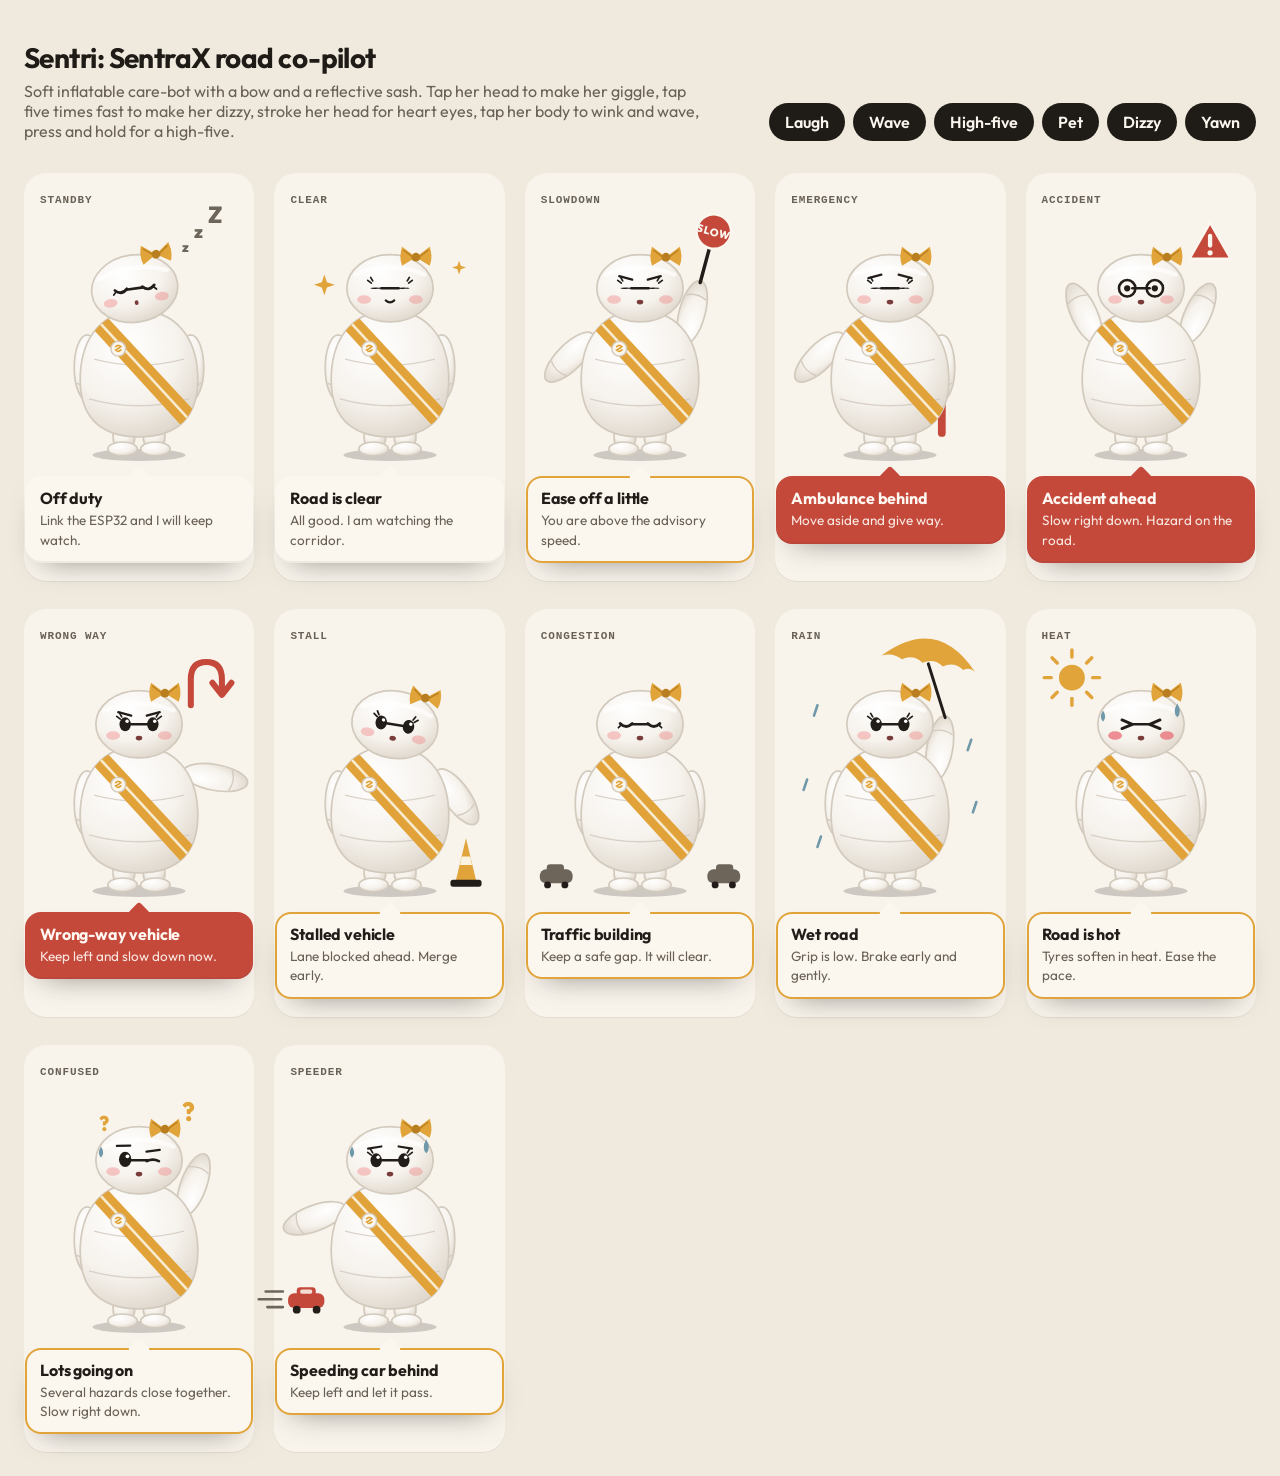
<file: software/frontend/static/sentri-sketch.html>
<!DOCTYPE html>
<html lang="en">
<head>
<meta charset="UTF-8">
<meta name="viewport" content="width=device-width, initial-scale=1.0">
<title>Sentri Mood Sheet</title>
<link rel="stylesheet" href="https://fonts.googleapis.com/css2?family=Outfit:wght@400..800&display=swap">
<link rel="stylesheet" href="css/sentri.css">
<style>
    body { margin: 0; background: #EFE9DE; color: #1F1B16; font-family: Outfit, system-ui, sans-serif; }
    header { padding: 40px 24px 8px; max-width: 1280px; margin: 0 auto; display: flex; justify-content: space-between; align-items: end; gap: 16px; flex-wrap: wrap; }
    h1 { margin: 0; font-size: 28px; letter-spacing: -0.02em; }
    header p { margin: 6px 0 0; color: #6A6156; max-width: 62ch; }
    .acts { display: flex; gap: 8px; flex-wrap: wrap; }
    button { font: inherit; border: 0; border-radius: 999px; padding: 9px 16px; background: #1F1B16; color: #FBF7EF; font-weight: 600; cursor: pointer; }
    button:active { transform: scale(0.98); }
    .grid { max-width: 1280px; margin: 0 auto; padding: 24px; display: grid; grid-template-columns: repeat(auto-fill, minmax(220px, 1fr)); gap: 28px 20px; }
    .cell { background: #F8F4EC; border-radius: 22px; padding: 22px 16px 18px; box-shadow: 0 1px 0 rgba(31, 27, 22, 0.06); }
    .cell .tag { font: 600 11px/1 ui-monospace, monospace; letter-spacing: 0.08em; text-transform: uppercase; color: #6A6156; margin-bottom: 8px; }
</style>
</head>
<body>
<header>
    <div>
        <h1>Sentri: SentraX road co-pilot</h1>
        <p>Soft inflatable care-bot with a bow and a reflective sash. Tap her head to make her giggle, tap five times fast to make her dizzy, stroke her head for heart eyes, tap her body to wink and wave, press and hold for a high-five.</p>
    </div>
    <div class="acts">
        <button type="button" data-act="laugh">Laugh</button>
        <button type="button" data-act="wave">Wave</button>
        <button type="button" data-act="highfive">High-five</button>
        <button type="button" data-act="pet">Pet</button>
        <button type="button" data-act="dizzy">Dizzy</button>
        <button type="button" data-act="yawn">Yawn</button>
    </div>
</header>
<div class="grid" id="grid"></div>
<script src="js/sentri.js"></script>
<script>
    const grid = document.getElementById('grid');
    const bots = Sentri.moods.map(m => {
        const cell = document.createElement('div');
        cell.className = 'cell';
        cell.innerHTML = `<div class="tag">${m.replace('_', ' ')}</div><div></div>`;
        grid.appendChild(cell);
        return Sentri.mount(cell.lastChild, { mood: m, size: 'md' });
    });
    document.querySelectorAll('[data-act]').forEach(b =>
        b.addEventListener('click', () => bots.forEach(bot => bot.act(b.dataset.act, 2000))));
</script>
</body>
</html>
</file>
<file: software/frontend/static/css/sentri.css>
/* ==========================================================================
   Sentri: poses, faces, props and reactions.
   Colours are CSS variables so each host (dashboard, mobile app) can grade
   the character to its own palette. Pivots use view-box coordinates so props
   held in a hand never shift the joint.
   ========================================================================== */

.sentri {
    --sx-accent: #E1A43A;
    --sx-accent-dark: #B97E1F;
    --sx-crit: #C4493B;
    --sx-rain: #6F98A8;
    --sx-paper: #FBF7EF;
    --sx-ink: #221D19;
    --sx-ink-soft: #6E655A;
    --sx-shell: #F6F2EC;
    --sx-shell-shade: #DED6CB;
    --sx-seam: #D3CABE;
    --sx-reflect: #FBF3E2;
    --sx-blush: rgba(240, 140, 140, 0.45);
    --sx-blush-strong: rgba(232, 108, 116, 0.75);
    --sx-heart: #E5616E;
    --sx-mouth: #7A3B3B;

    --sx-bubble-bg: var(--sx-paper);
    --sx-bubble-ink: var(--sx-ink);
    --sx-bubble-muted: #6A6156;

    position: relative;
    display: flex;
    flex-direction: column;
    align-items: center;
    gap: 12px;
    -webkit-user-select: none;
    user-select: none;
}

.sentri-stage {
    width: 100%;
    max-width: 240px;
    cursor: pointer;
    touch-action: manipulation;
    -webkit-tap-highlight-color: transparent;
}
.sentri[data-size="sm"] .sentri-stage { max-width: 96px; }
.sentri[data-size="md"] .sentri-stage { max-width: 190px; }
.sentri[data-size="lg"] .sentri-stage { max-width: 280px; }

.sentri-svg { display: block; width: 100%; height: auto; overflow: visible; }

/* Speech bubble ----------------------------------------------------------- */
.sentri-bubble {
    position: relative;
    width: 100%;
    max-width: 260px;
    padding: 12px 15px 13px;
    border-radius: 16px;
    background: var(--sx-bubble-bg);
    color: var(--sx-bubble-ink);
    box-shadow: 0 14px 30px -18px rgba(34, 29, 25, 0.55), inset 0 -2px 0 rgba(34, 29, 25, 0.06);
}
.sentri-bubble::before {
    content: "";
    position: absolute;
    top: -7px;
    left: 50%;
    width: 16px;
    height: 16px;
    background: inherit;
    border-radius: 3px;
    transform: translateX(-50%) rotate(45deg);
}
.sentri-bubble-title { position: relative; font-weight: 700; font-size: 16px; letter-spacing: -0.01em; }
.sentri-bubble-line { position: relative; margin-top: 3px; font-size: 13.5px; line-height: 1.42; color: var(--sx-bubble-muted); }
.sentri[data-tone="crit"] .sentri-bubble { --sx-bubble-bg: var(--sx-crit); --sx-bubble-ink: #FFF8F2; --sx-bubble-muted: rgba(255, 248, 242, 0.9); }
.sentri[data-tone="warn"] .sentri-bubble { box-shadow: inset 0 0 0 2px var(--sx-accent), 0 14px 30px -18px rgba(34, 29, 25, 0.55); }
.sentri.sentri-pop .sentri-bubble { animation: sx-bubble-pop 480ms cubic-bezier(0.34, 1.56, 0.64, 1); }

/* Pivots (view-box units) ------------------------------------------------- */
.sentri .sx-rig      { transform-box: view-box; transform-origin: 110px 279px; }
.sentri .sx-shadow   { transform-box: view-box; transform-origin: 110px 279px; }
.sentri .head-look   { transform-box: view-box; transform-origin: 110px 122px; }
.sentri .head        { transform-box: view-box; transform-origin: 110px 122px; }
.sentri .arm-l       { transform-box: view-box; transform-origin: 54px 146px; }
.sentri .arm-r       { transform-box: view-box; transform-origin: 166px 146px; }
.sentri .leg-l       { transform-box: view-box; transform-origin: 92px 238px; }
.sentri .leg-r       { transform-box: view-box; transform-origin: 128px 238px; }
.sentri .bow         { transform-box: view-box; transform-origin: 140px 50px; }
.sentri .prop-cone   { transform-box: view-box; transform-origin: 198px 274px; }
.sentri .speeder-car { transform-box: view-box; transform-origin: 14px 250px; }
.sentri .q           { transform-box: fill-box; transform-origin: 50% 100%; }
.sentri .blinker, .sentri .m, .sentri .brow, .sentri .spiral, .sentri .spark, .sentri .heart,
.sentri .sun-rays, .sentri .prop-alert, .sentri .prop-uturn, .sentri .wand-glow, .sentri .cheek {
    transform-box: fill-box; transform-origin: 50% 50%;
}

/* Smooth joints between poses */
.sentri .arm, .sentri .head, .sentri .brow, .sentri .bow {
    transition: transform 380ms cubic-bezier(0.34, 1.4, 0.64, 1);
}
.sentri .face-look { transition: none; }

/* Defaults ---------------------------------------------------------------- */
.sentri .prop,
.sentri .eyes,
.sentri .brows,
.sentri .m { display: none; }
.sentri .eyes-normal,
.sentri .m-smile { display: inline; }
.sentri .blinker { transition: transform 70ms ease-out; }
.sentri.sentri-blink .blinker { transform: scaleY(0.1); }

/* Idle life */
.sentri .sx-rig { animation: sx-float 3.6s ease-in-out infinite; }
.sentri .sx-shadow { animation: sx-shadow 3.6s ease-in-out infinite; }
.sentri.sentri-pop .sentri-stage,
.sentri.sentri-poke .sentri-stage { animation: sx-squash 460ms cubic-bezier(0.34, 1.56, 0.64, 1); }

/* ---- standby: asleep, head tipped, zzz ---- */
.sentri[data-mood="standby"] .eyes-normal { display: none; }
.sentri[data-mood="standby"] .eyes-closed,
.sentri[data-mood="standby"] .prop-zzz { display: inline; }
.sentri[data-mood="standby"] .m-smile { display: none; }
.sentri[data-mood="standby"] .m-o { display: inline; transform: scale(0.7); }
.sentri[data-mood="standby"] .head { transform: rotate(-8deg); }
.sentri[data-mood="standby"] .sx-rig { animation: sx-breathe 4.8s ease-in-out infinite; }
.sentri[data-mood="standby"] .z { animation: sx-z 3s ease-in infinite; }
.sentri[data-mood="standby"] .z2 { animation-delay: 1s; }
.sentri[data-mood="standby"] .z3 { animation-delay: 2s; }

/* ---- clear: sparkly, a friendly wave now and then ---- */
.sentri[data-mood="clear"] .prop-sparkle { display: inline; }
.sentri[data-mood="clear"] .spark { animation: sx-twinkle 2.6s ease-in-out infinite; }
.sentri[data-mood="clear"] .k2 { animation-delay: 1.1s; }
.sentri[data-mood="clear"] .arm-r { animation: sx-wave-idle 6s ease-in-out infinite; }
.sentri[data-mood="clear"] .bow { animation: sx-bow 6s ease-in-out infinite; }
.sentri[data-mood="clear"] .leg-l { animation: sx-step 1.8s ease-in-out infinite; }
.sentri[data-mood="clear"] .leg-r { animation: sx-step 1.8s ease-in-out infinite 0.9s; }

/* ---- slowdown: SLOW paddle up, other palm out, serious brows ---- */
.sentri[data-mood="slowdown"] .prop-paddle,
.sentri[data-mood="slowdown"] .brows { display: inline; }
.sentri[data-mood="slowdown"] .arm-r { transform: rotate(-165deg); animation: sx-paddle 1.1s ease-in-out infinite; }
.sentri[data-mood="slowdown"] .arm-l { transform: rotate(45deg); }
.sentri[data-mood="slowdown"] .m-smile { display: none; }
.sentri[data-mood="slowdown"] .m-flat { display: inline; }

/* ---- emergency: light wand waving, worried brows, sidestep ---- */
.sentri[data-mood="emergency"] .prop-wand,
.sentri[data-mood="emergency"] .brows { display: inline; }
.sentri[data-mood="emergency"] .brow-l { transform: rotate(-30deg) translateY(-2px); }
.sentri[data-mood="emergency"] .brow-r { transform: rotate(30deg) translateY(-2px); }
.sentri[data-mood="emergency"] .wand-glow { animation: sx-wand 0.5s steps(1) infinite; }
.sentri[data-mood="emergency"] .arm-r { animation: sx-wand-wave 0.7s ease-in-out infinite; }
.sentri[data-mood="emergency"] .arm-l { transform: rotate(45deg); }
.sentri[data-mood="emergency"] .sx-rig { animation: sx-sidestep 1.4s ease-in-out infinite; }
.sentri[data-mood="emergency"] .m-smile { display: none; }
.sentri[data-mood="emergency"] .m-o { display: inline; }

/* ---- accident: hands up by her head, big round eyes, warning sign ---- */
.sentri[data-mood="accident"] .eyes-normal { display: none; }
.sentri[data-mood="accident"] .eyes-shock,
.sentri[data-mood="accident"] .prop-alert { display: inline; }
.sentri[data-mood="accident"] .prop-alert { animation: sx-throb 0.6s ease-in-out infinite; }
.sentri[data-mood="accident"] .arm-l { transform: rotate(155deg); }
.sentri[data-mood="accident"] .arm-r { transform: rotate(-155deg); }
.sentri[data-mood="accident"] .m-smile { display: none; }
.sentri[data-mood="accident"] .m-o { display: inline; transform: scale(1.3); }
.sentri[data-mood="accident"] .sx-rig { animation: sx-shake 0.4s linear infinite; }

/* ---- wrong way: stop arm, stern brows, U-turn sign, head shake ---- */
.sentri[data-mood="wrong_way"] .prop-uturn,
.sentri[data-mood="wrong_way"] .brows { display: inline; }
.sentri[data-mood="wrong_way"] .prop-uturn { animation: sx-throb 0.8s ease-in-out infinite; }
.sentri[data-mood="wrong_way"] .arm-r { transform: rotate(-80deg); }
.sentri[data-mood="wrong_way"] .head { animation: sx-no 0.6s ease-in-out infinite; }
.sentri[data-mood="wrong_way"] .m-smile { display: none; }
.sentri[data-mood="wrong_way"] .m-worry { display: inline; }

/* ---- stall: cone, curious tilt, point at it ---- */
.sentri[data-mood="stall"] .prop-cone { display: inline; animation: sx-cone 1.6s ease-in-out infinite; }
.sentri[data-mood="stall"] .head { transform: rotate(9deg); }
.sentri[data-mood="stall"] .arm-r { transform: rotate(-35deg); }
.sentri[data-mood="stall"] .m-smile { display: none; }
.sentri[data-mood="stall"] .m-o { display: inline; transform: scale(0.75); }

/* ---- congestion: patient, eyes shut, cars creeping ---- */
.sentri[data-mood="congestion"] .eyes-normal { display: none; }
.sentri[data-mood="congestion"] .eyes-closed,
.sentri[data-mood="congestion"] .prop-cars { display: inline; }
.sentri[data-mood="congestion"] .sx-rig { animation: sx-sway 2.4s ease-in-out infinite; }
.sentri[data-mood="congestion"] .car { animation: sx-creep 2.4s ease-in-out infinite; }
.sentri[data-mood="congestion"] .c2 { animation-delay: 1.2s; }
.sentri[data-mood="congestion"] .m-smile { display: none; }
.sentri[data-mood="congestion"] .m-flat { display: inline; }

/* ---- rain: umbrella, raindrops ---- */
.sentri[data-mood="rain"] .prop-umbrella,
.sentri[data-mood="rain"] .prop-rain { display: inline; }
.sentri[data-mood="rain"] .arm-r { transform: rotate(-170deg); animation: sx-umbrella 2.6s ease-in-out infinite; }
.sentri[data-mood="rain"] .drop { animation: sx-drop 1.1s linear infinite; }
.sentri[data-mood="rain"] .d2 { animation-delay: 0.3s; }
.sentri[data-mood="rain"] .d3 { animation-delay: 0.6s; }
.sentri[data-mood="rain"] .d4 { animation-delay: 0.15s; }
.sentri[data-mood="rain"] .d5 { animation-delay: 0.8s; }

/* ---- heat: sun, sweat, squeezed eyes, fanning, panting ---- */
.sentri[data-mood="heat"] .eyes-normal { display: none; }
.sentri[data-mood="heat"] .eyes-squint,
.sentri[data-mood="heat"] .prop-sun,
.sentri[data-mood="heat"] .prop-sweat { display: inline; }
.sentri[data-mood="heat"] .sun-rays { animation: sx-spin 8s linear infinite; }
.sentri[data-mood="heat"] .arm-l { animation: sx-fan 0.35s ease-in-out infinite; }
.sentri[data-mood="heat"] .sweat { animation: sx-sweat 1.6s ease-in infinite; }
.sentri[data-mood="heat"] .s2 { animation-delay: 0.8s; }
.sentri[data-mood="heat"] .cheek { fill: var(--sx-blush-strong); }
.sentri[data-mood="heat"] .m-smile { display: none; }
.sentri[data-mood="heat"] .m-talk { display: inline; animation: sx-talk 0.5s ease-in-out infinite alternate; }

/* ---- confused: too many hazards at once. Head tilt, one brow up, question marks ---- */
.sentri[data-mood="confused"] .eyes-normal,
.sentri[data-mood="confused"] .m-smile { display: none; }
.sentri[data-mood="confused"] .eyes-confused,
.sentri[data-mood="confused"] .brows,
.sentri[data-mood="confused"] .m-wavy,
.sentri[data-mood="confused"] .prop-question,
.sentri[data-mood="confused"] .prop-sweat { display: inline; }
.sentri[data-mood="confused"] .s1 { display: none; }
.sentri[data-mood="confused"] .brow-l { transform: rotate(-16deg) translateY(-5px); }
.sentri[data-mood="confused"] .brow-r { transform: rotate(8deg) translateY(1px); }
.sentri[data-mood="confused"] .head { animation: sx-huh 2.4s ease-in-out infinite; }
.sentri[data-mood="confused"] .arm-r { transform: rotate(-160deg); animation: sx-scratch 0.5s ease-in-out infinite; }
.sentri[data-mood="confused"] .q { animation: sx-q 1.8s ease-in-out infinite; }
.sentri[data-mood="confused"] .q2 { animation-delay: 0.9s; }
.sentri[data-mood="confused"] .sweat { animation: sx-sweat 1.8s ease-in infinite; }

/* ---- speeder: a fast car closing in behind. Glances back, points left to let it pass ---- */
.sentri[data-mood="speeder"] .prop-speeder,
.sentri[data-mood="speeder"] .brows,
.sentri[data-mood="speeder"] .prop-sweat { display: inline; }
.sentri[data-mood="speeder"] .m-smile { display: none; }
.sentri[data-mood="speeder"] .m-o { display: inline; transform: scale(0.8); }
.sentri[data-mood="speeder"] .brow-l { transform: rotate(-24deg) translateY(-3px); }
.sentri[data-mood="speeder"] .brow-r { transform: rotate(24deg) translateY(-3px); }
.sentri[data-mood="speeder"] .head { animation: sx-glance 1.6s ease-in-out infinite; }
.sentri[data-mood="speeder"] .arm-l { transform: rotate(70deg); animation: sx-point-left 1.6s ease-in-out infinite; }
.sentri[data-mood="speeder"] .speeder-car { animation: sx-zoom-in 1.6s cubic-bezier(0.3, 0.8, 0.4, 1) infinite; }
.sentri[data-mood="speeder"] .sweat { animation: sx-sweat 1.4s ease-in infinite; }

/* Talking: her little mouth opens and closes ------------------------------- */
.sentri.sentri-talking .m { display: none; }
.sentri.sentri-talking .m-talk { display: inline; animation: sx-talk 0.22s ease-in-out infinite alternate; }

/* Reactions (data-act) override the mood briefly --------------------------- */
.sentri[data-act] .prop-zzz,
.sentri[data-act] .brows { display: none; }
.sentri[data-act] .eyes,
.sentri[data-act] .m { display: none !important; }

.sentri[data-act="laugh"] .eyes-happy,
.sentri[data-act="laugh"] .m-cat { display: inline !important; }
.sentri[data-act="laugh"] .cheek { fill: var(--sx-blush-strong); transform: scale(1.15); }
.sentri[data-act="laugh"] .head { animation: sx-giggle 0.18s ease-in-out 5 alternate; }
.sentri[data-act="laugh"] .bow { animation: sx-bow-quick 0.6s ease-in-out 2; }

.sentri[data-act="pet"] .eyes-heart,
.sentri[data-act="pet"] .m-smile,
.sentri[data-act="pet"] .prop-hearts { display: inline !important; }
.sentri[data-act="pet"] .cheek { fill: var(--sx-blush-strong); transform: scale(1.25); }
.sentri[data-act="pet"] .heart { animation: sx-heart 1.6s ease-out forwards; }
.sentri[data-act="pet"] .h2 { animation-delay: 0.25s; }
.sentri[data-act="pet"] .h3 { animation-delay: 0.5s; }
.sentri[data-act="pet"] .head { transform: rotate(-7deg); }
.sentri[data-act="pet"] .eyes-heart { animation: sx-throb 0.5s ease-in-out infinite; transform-box: fill-box; transform-origin: 50% 50%; }

.sentri[data-act="dizzy"] .eyes-dizzy,
.sentri[data-act="dizzy"] .m-worry { display: inline !important; }
.sentri[data-act="dizzy"] .eye-bridge { display: none; }
.sentri[data-act="dizzy"] .spiral { animation: sx-spin 0.7s linear infinite; }
.sentri[data-act="dizzy"] .sx-rig { animation: sx-wobble 0.9s ease-in-out infinite; }

.sentri[data-act="wave"] .eyes-wink,
.sentri[data-act="wave"] .m-smile { display: inline !important; }
.sentri[data-act="wave"] .arm-r { animation: sx-wave 1.2s ease-in-out; transform: rotate(-150deg); }
.sentri[data-act="wave"] .head { transform: rotate(5deg); }

.sentri[data-act="highfive"] .eyes-happy,
.sentri[data-act="highfive"] .m-cat { display: inline !important; }
.sentri[data-act="highfive"] .arm-r { animation: sx-highfive 1.4s cubic-bezier(0.34, 1.56, 0.64, 1); transform: rotate(-176deg); }

.sentri[data-act="wave"] .prop-paddle, .sentri[data-act="wave"] .prop-wand, .sentri[data-act="wave"] .prop-umbrella,
.sentri[data-act="highfive"] .prop-paddle, .sentri[data-act="highfive"] .prop-wand, .sentri[data-act="highfive"] .prop-umbrella { display: none; }

/* bye: happy eyes, big wave with both arms, hearts and sparkles (arrived) */
.sentri[data-act="bye"] .prop:not(.prop-sparkle):not(.prop-hearts) { display: none !important; }
.sentri[data-act="bye"] .eyes-happy,
.sentri[data-act="bye"] .m-cat,
.sentri[data-act="bye"] .prop-sparkle,
.sentri[data-act="bye"] .prop-hearts { display: inline !important; }
.sentri[data-act="bye"] .cheek { fill: var(--sx-blush-strong); transform: scale(1.2); }
.sentri[data-act="bye"] .arm-r { animation: sx-wave 1.1s ease-in-out 4; transform: rotate(-150deg); }
.sentri[data-act="bye"] .arm-l { animation: sx-wave-l 1.1s ease-in-out 4 0.2s; transform: rotate(140deg); }
.sentri[data-act="bye"] .head { animation: sx-giggle 0.55s ease-in-out infinite alternate; }
.sentri[data-act="bye"] .bow { animation: sx-bow-quick 0.6s ease-in-out infinite; }
.sentri[data-act="bye"] .spark { animation: sx-twinkle 1.2s ease-in-out infinite; }
.sentri[data-act="bye"] .k2 { animation-delay: 0.6s; }
.sentri[data-act="bye"] .heart { animation: sx-heart 1.8s ease-out infinite; }
.sentri[data-act="bye"] .h2 { animation-delay: 0.5s; }
.sentri[data-act="bye"] .h3 { animation-delay: 1s; }
.sentri[data-act="bye"] .sx-rig { animation: sx-hop 0.55s ease-in-out infinite alternate; }

.sentri[data-act="yawn"] .eyes-closed,
.sentri[data-act="yawn"] .m-yawn { display: inline !important; }
.sentri[data-act="yawn"] .m-yawn { animation: sx-yawn 2.2s ease-in-out; }
.sentri[data-act="yawn"] .arm-l { transform: rotate(150deg); }
.sentri[data-act="yawn"] .head { transform: rotate(-5deg); }

/* Keyframes --------------------------------------------------------------- */
@keyframes sx-bubble-pop { 0% { transform: scale(0.86) translateY(6px); opacity: 0; } 100% { transform: none; opacity: 1; } }
@keyframes sx-float     { 0%, 100% { transform: translateY(0); } 50% { transform: translateY(-5px); } }
@keyframes sx-shadow    { 0%, 100% { transform: scaleX(1); opacity: 0.2; } 50% { transform: scaleX(0.9); opacity: 0.13; } }
@keyframes sx-breathe   { 0%, 100% { transform: scale(1, 1); } 50% { transform: scale(1.02, 0.98); } }
@keyframes sx-squash    { 0% { transform: scale(1, 1); } 30% { transform: scale(1.07, 0.92); } 60% { transform: scale(0.97, 1.04); } 100% { transform: scale(1, 1); } }
@keyframes sx-talk      { from { transform: scaleY(0.35); } to { transform: scaleY(1.1); } }
@keyframes sx-z         { 0% { transform: translate(0, 8px); opacity: 0; } 30% { opacity: 1; } 100% { transform: translate(8px, -14px); opacity: 0; } }
@keyframes sx-twinkle   { 0%, 100% { transform: scale(0.3) rotate(0deg); opacity: 0; } 50% { transform: scale(1) rotate(45deg); opacity: 1; } }
@keyframes sx-step      { 0%, 100% { transform: rotate(0deg); } 50% { transform: rotate(5deg) translateY(-2px); } }
@keyframes sx-bow       { 0%, 80%, 100% { transform: rotate(0deg); } 85% { transform: rotate(-12deg); } 90% { transform: rotate(10deg); } 95% { transform: rotate(-6deg); } }
@keyframes sx-bow-quick { 0%, 100% { transform: rotate(0deg); } 33% { transform: rotate(-14deg); } 66% { transform: rotate(12deg); } }
@keyframes sx-wave-idle { 0%, 78%, 100% { transform: rotate(0deg); } 82% { transform: rotate(-150deg); } 86% { transform: rotate(-120deg); } 90% { transform: rotate(-150deg); } 94% { transform: rotate(-125deg); } }
@keyframes sx-wave      { 0% { transform: rotate(0deg); } 25% { transform: rotate(-150deg); } 45% { transform: rotate(-118deg); } 65% { transform: rotate(-150deg); } 85% { transform: rotate(-120deg); } 100% { transform: rotate(-150deg); } }
@keyframes sx-highfive  { 0% { transform: rotate(0deg); } 40% { transform: rotate(-176deg); } 55% { transform: rotate(-168deg) translateY(4px); } 100% { transform: rotate(-176deg); } }
@keyframes sx-paddle    { 0%, 100% { transform: rotate(-165deg); } 50% { transform: rotate(-158deg); } }
@keyframes sx-wand      { 0% { fill: var(--sx-crit); } 50% { fill: var(--sx-accent); } }
@keyframes sx-wand-wave { 0%, 100% { transform: rotate(-150deg); } 50% { transform: rotate(-178deg); } }
@keyframes sx-sidestep  { 0%, 100% { transform: translateX(0) rotate(0); } 50% { transform: translateX(-8px) rotate(-2deg); } }
@keyframes sx-shake     { 0%, 100% { transform: translateX(0); } 25% { transform: translateX(-3px) rotate(-1deg); } 75% { transform: translateX(3px) rotate(1deg); } }
@keyframes sx-throb     { 0%, 100% { transform: scale(1); } 50% { transform: scale(1.14); } }
@keyframes sx-no        { 0%, 100% { transform: rotate(0); } 25% { transform: rotate(-8deg); } 75% { transform: rotate(8deg); } }
@keyframes sx-cone      { 0%, 100% { transform: rotate(0); } 50% { transform: rotate(-6deg); } }
@keyframes sx-sway      { 0%, 100% { transform: rotate(-2.5deg); } 50% { transform: rotate(2.5deg); } }
@keyframes sx-creep     { 0%, 100% { transform: translateX(0); } 50% { transform: translateX(5px); } }
@keyframes sx-umbrella  { 0%, 100% { transform: rotate(-170deg); } 50% { transform: rotate(-165deg); } }
@keyframes sx-drop      { 0% { transform: translateY(-20px); opacity: 0; } 20% { opacity: 1; } 100% { transform: translateY(40px); opacity: 0; } }
@keyframes sx-spin      { to { transform: rotate(360deg); } }
@keyframes sx-fan       { 0%, 100% { transform: rotate(150deg); } 50% { transform: rotate(122deg); } }
@keyframes sx-sweat     { 0% { transform: translateY(0); opacity: 0; } 20% { opacity: 1; } 100% { transform: translateY(24px); opacity: 0; } }
@keyframes sx-giggle    { from { transform: rotate(-3deg) translateY(0); } to { transform: rotate(3deg) translateY(-2px); } }
@keyframes sx-heart     { 0% { transform: translateY(10px) scale(0.4); opacity: 0; } 30% { opacity: 1; } 100% { transform: translateY(-26px) scale(1.1); opacity: 0; } }
@keyframes sx-wobble    { 0%, 100% { transform: rotate(-3deg); } 50% { transform: rotate(3deg); } }
@keyframes sx-huh       { 0%, 100% { transform: rotate(-10deg); } 45% { transform: rotate(-14deg) translateY(1px); } 70% { transform: rotate(6deg); } }
@keyframes sx-scratch   { 0%, 100% { transform: rotate(-160deg); } 50% { transform: rotate(-150deg); } }
@keyframes sx-q         { 0%, 100% { transform: translateY(0) rotate(-6deg); opacity: 0.55; } 50% { transform: translateY(-6px) rotate(8deg); opacity: 1; } }
@keyframes sx-glance    { 0%, 35%, 100% { transform: rotate(0deg); } 50%, 80% { transform: rotate(-14deg) translateX(-4px); } }
@keyframes sx-point-left { 0%, 100% { transform: rotate(70deg); } 50% { transform: rotate(82deg); } }
@keyframes sx-zoom-in   { 0% { transform: translateX(-60px); opacity: 0; } 25% { opacity: 1; } 70% { transform: translateX(10px); opacity: 1; } 100% { transform: translateX(26px); opacity: 0; } }
@keyframes sx-wave-l    { 0% { transform: rotate(0deg); } 25% { transform: rotate(140deg); } 45% { transform: rotate(112deg); } 65% { transform: rotate(140deg); } 85% { transform: rotate(115deg); } 100% { transform: rotate(140deg); } }
@keyframes sx-hop       { from { transform: translateY(0); } to { transform: translateY(-7px); } }
@keyframes sx-yawn      { 0% { transform: scaleY(0.3); } 30%, 70% { transform: scaleY(1.1); } 100% { transform: scaleY(0.3); } }

@media (prefers-reduced-motion: reduce) {
    .sentri *, .sentri .sentri-stage, .sentri .sentri-bubble { animation: none !important; transition: none !important; }
}
</file>
